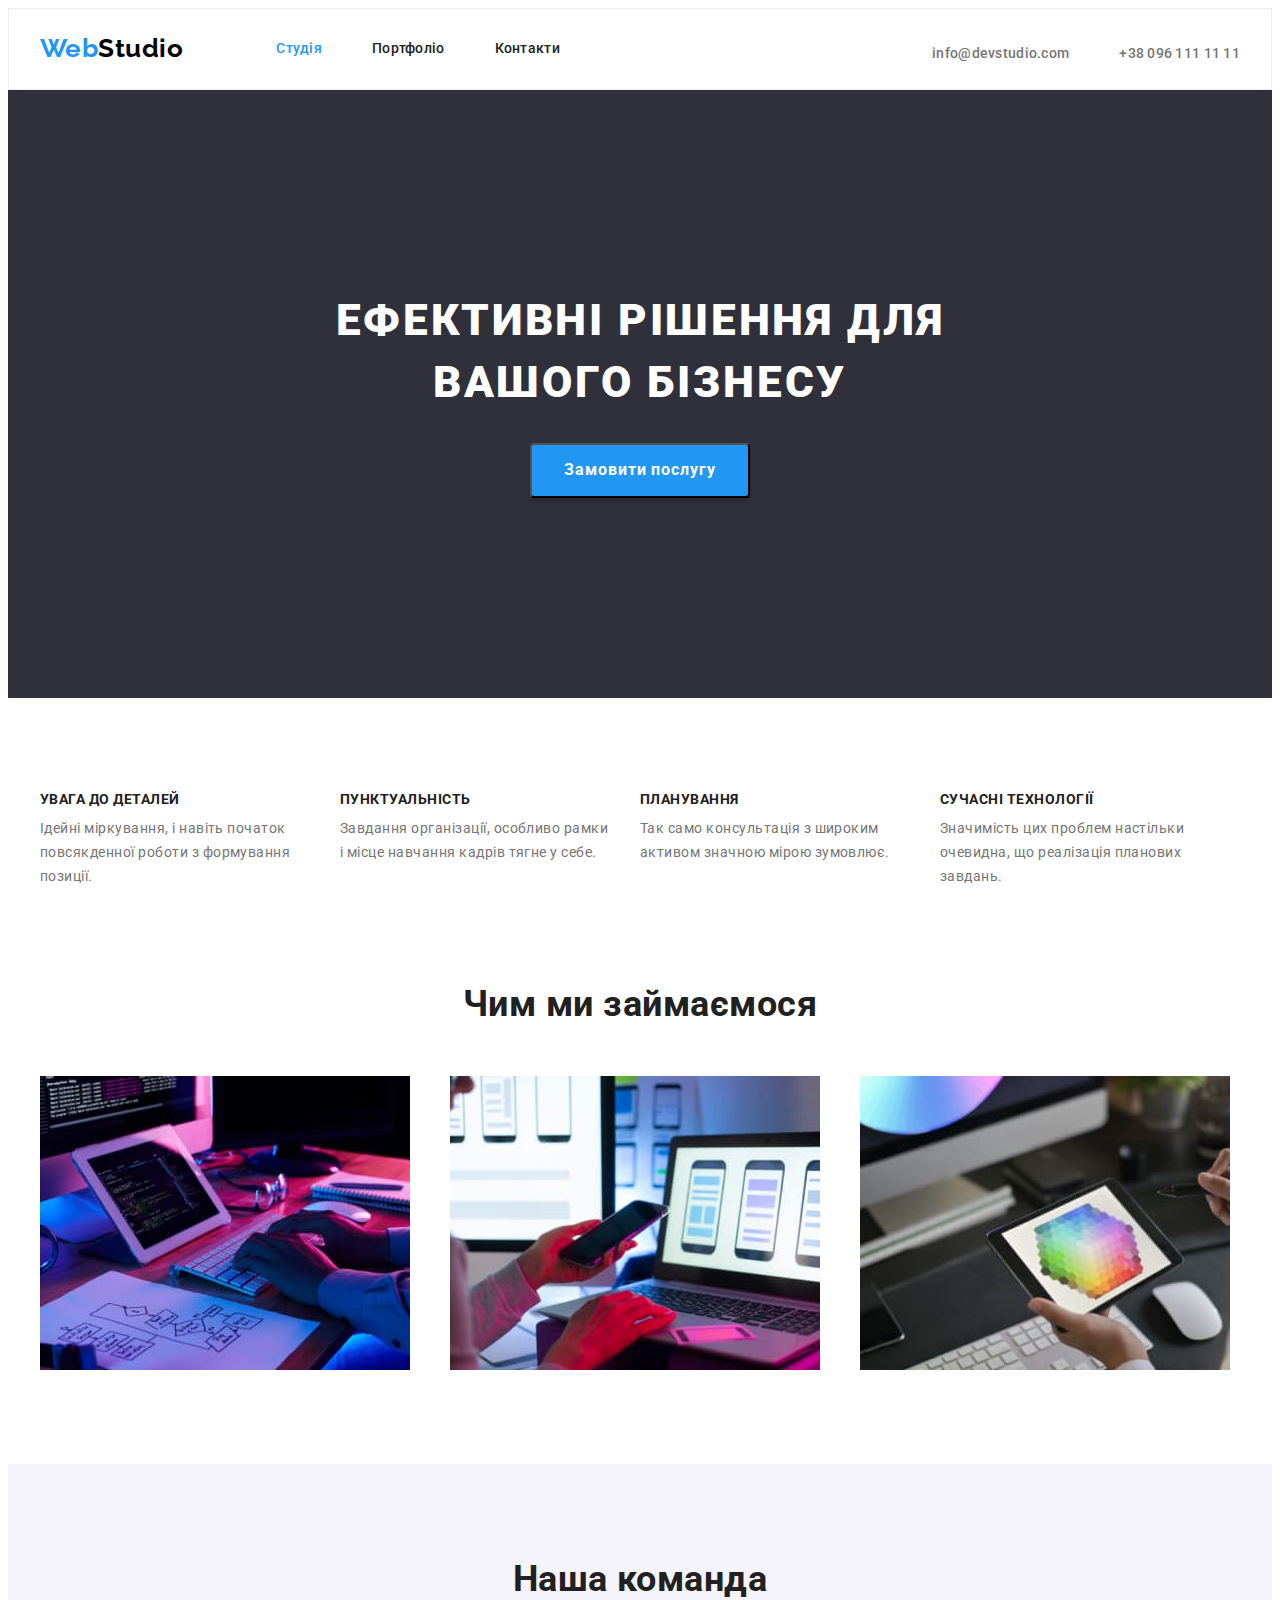
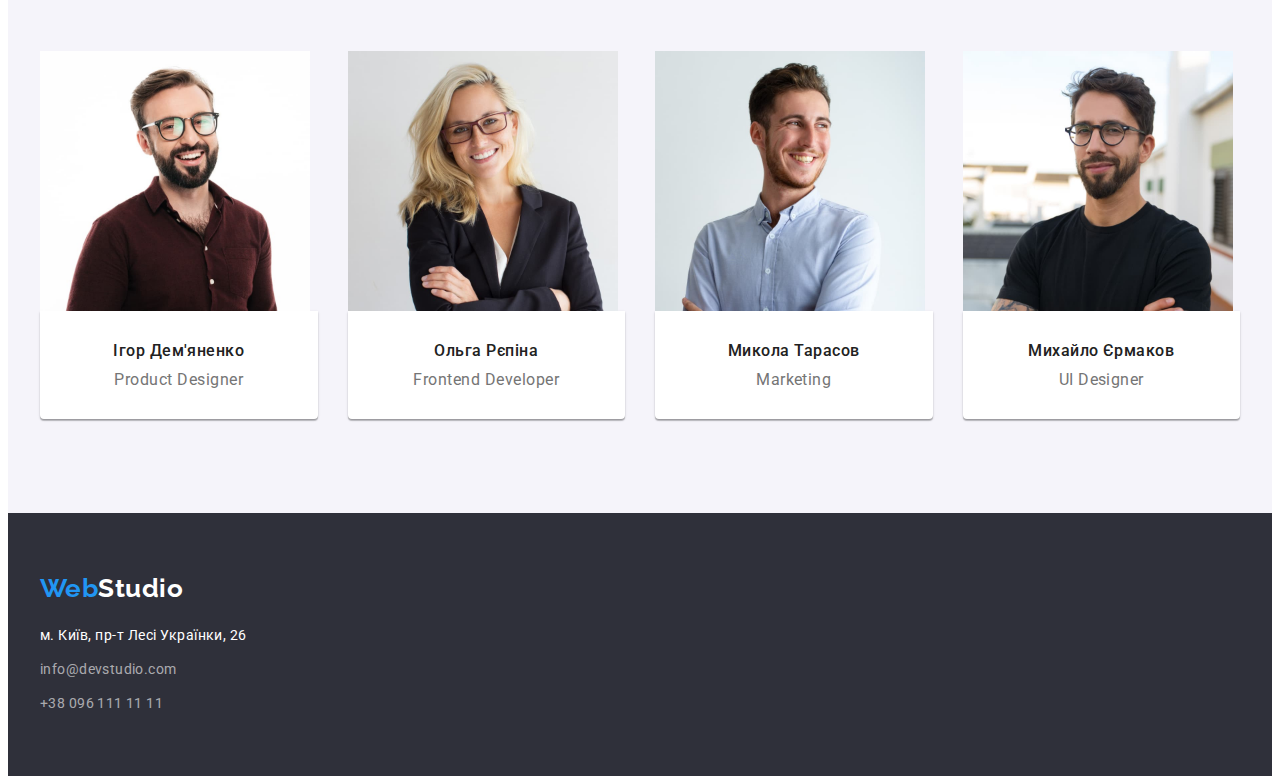
<file: index.html>
<!DOCTYPE html>
<html lang="uk">
  <head>
    <meta charset="UTF-8" />
    <meta http-equiv="X-UA-Compatible" content="IE=edge" />
    <meta name="viewport" content="width=device-width, initial-scale=1.0" />
    <link
      href="https://fonts.googleapis.com/css2?family=Raleway:wght@700&family=Roboto:wght@400;500;700;900&display=swap"
      rel="stylesheet"
    />
    <link
      rel="stylesheet"
      href="https://cdnjs.cloudflare.com/ajax/libs/modern-normalize/1.1.0/modern-normalize.min.css"
      integrity="sha512-wpPYUAdjBVSE4KJnH1VR1HeZfpl1ub8YT/NKx4PuQ5NmX2tKuGu6U/JRp5y+Y8XG2tV+wKQpNHVUX03MfMFn9Q=="
      crossorigin="anonymous"
      referrerpolicy="no-referrer"
    />
    <link rel="stylesheet" href="./css/style.css" />
    <title>goit-markup-hw-02</title>
  </head>
  <body>
    <!-- Шапка сайту -->
    <header class="header-page">
      <div class="container header-content">
        <nav class="header-nav">
          <a href="./index.html" class="link logo"
            ><span class="blue-text">Web</span><span class="black-text">Studio</span></a
          >
          <ul class="site-nav list">
            <li class="header-item"><a href="" class="link current">Студія</a></li>
            <li class="header-item"><a href="./portfolio.html" class="link">Портфоліо</a></li>
            <li class="header-item"><a href="" class="link">Контакти</a></li>
          </ul>
        </nav>
        <ul class="tel-mail list">
          <li class="header-item">
            <a href="mailto:info@devstudio.com" class="link">info@devstudio.com</a>
          </li>
          <li class="header-item">
            <a href="tel:+380961111111" class="link">+38 096 111 11 11</a>
          </li>
        </ul>
      </div>
    </header>
    <main>
      <!-- Герой -->
      <section class="hero">
        <div class="container">
          <h1 class="hero-title">
            Ефективні рішення для<br />
            вашого бізнесу
          </h1>
          <button type="button" class="btn btn-hero">Замовити послугу</button>
        </div>
      </section>
      <!-- Особливості -->
      <section class="section features">
        <div class="container">
          <h2 hidden class="section-title">Особливості компанії</h2>
          <ul class="list features">
            <li class="features-item">
              <h3 class="title">УВАГА ДО ДЕТАЛЕЙ</h3>
              <p class="description-text">
                Ідейні міркування, і навіть початок повсякденної роботи з формування позиції.
              </p>
            </li>
            <li class="features-item">
              <h3 class="title">ПУНКТУАЛЬНІСТЬ</h3>
              <p class="description-text">
                Завдання організації, особливо рамки і місце навчання кадрів тягне у себе.
              </p>
            </li>
            <li class="features-item">
              <h3 class="title">ПЛАНУВАННЯ</h3>
              <p class="description-text">
                Так само консультація з широким активом значною мірою зумовлює.
              </p>
            </li>
            <li class="features-item">
              <h3 class="title">СУЧАСНІ ТЕХНОЛОГІЇ</h3>
              <p class="description-text">
                Значимість цих проблем настільки очевидна, що реалізація планових завдань.
              </p>
            </li>
          </ul>
        </div>
      </section>
      <!-- Наша робота -->
      <section class="section-work">
        <div class="container">
          <h2 class="section-title work">Чим ми займаємося</h2>
          <ul class="work list">
            <li class="work-item">
              <img
                src="./images/box_1.jpg"
                alt="Чоловік сидитись за комп'ютером ,за допомогою кодування він відтворює макет що лежить у нього на робочому столі"
                width="370"
                height="294"
                class="work-photo"
              />
            </li>
            <li class="work-item">
              <img
                src="./images/box_2.jpg"
                alt="Жінка сидить за комп'ютером та в одній руці тримає телефон,на комп'ютері зображені три телефона на екранах яких: три різних позиціонування блоків"
                width="370"
                height="294"
                class="work-photo"
              />
            </li>
            <li class="work-item">
              <img
                src="./images/box_3.jpg"
                alt="Планшет в руці,на екрані планшету зображена палітра кольорів"
                width="370"
                height="294"
                class="work-photo"
              />
            </li>
          </ul>
        </div>
      </section>
      <!-- Наша команда -->
      <section class="variable-section">
        <div class="container">
          <h2 class="section-title team">Наша команда</h2>
          <ul class="team-roster list">
            <li class="team-item">
              <img
                src="./images/img1.jpg"
                alt="Фотопортрет команди"
                width="270"
                height="260"
                class="person-photo"
              />
              <div class="team-frame">
                <h3 class="title-person">Ігор Дем'яненко</h3>
                <p class="qualification">Product Designer</p>
              </div>
            </li>
            <li class="team-item">
              <img
                src="./images/img2.jpg"
                alt="Фотопортрет команди"
                width="270"
                height="260"
                class="person-photo"
              />
              <div class="team-frame">
                <h3 class="title-person">Ольга Рєпіна</h3>
                <p class="qualification">Frontend Developer</p>
              </div>
            </li>
            <li class="team-item">
              <img
                src="./images/img3.jpg"
                alt="Фотопортрет команди"
                width="270"
                height="260"
                class="person-photo"
              />
              <div class="team-frame">
                <h3 class="title-person">Микола Тарасов</h3>
                <p class="qualification">Marketing</p>
              </div>
            </li>
            <li class="team-item">
              <img
                src="./images/img4.jpg"
                alt="Фотопортрет команди"
                width="270"
                height="260"
                class="person-photo"
              />
              <div class="team-frame">
                <h3 class="title-person">Михайло Єрмаков</h3>
                <p class="qualification">UI Designer</p>
              </div>
            </li>
          </ul>
        </div>
      </section>
    </main>
    <!-- Футер -->
    <footer class="footer">
      <div class="container footer-box">
        <a href="/" class="link"
          ><span class="blue-text">Web</span><span class="white-text">Studio</span></a
        >
        <address class="address-view">
          м. Київ, пр-т Лесі Українки, 26
          <ul class="tel-mail list">
            <li>
              <a href="mailto:info@devstudio.com" class="link">info@devstudio.com</a>
            </li>
            <li class="contacts"><a href="tel:+380961111111" class="link">+38 096 111 11 11</a></li>
          </ul>
        </address>
      </div>
    </footer>
  </body>
</html>
</file>
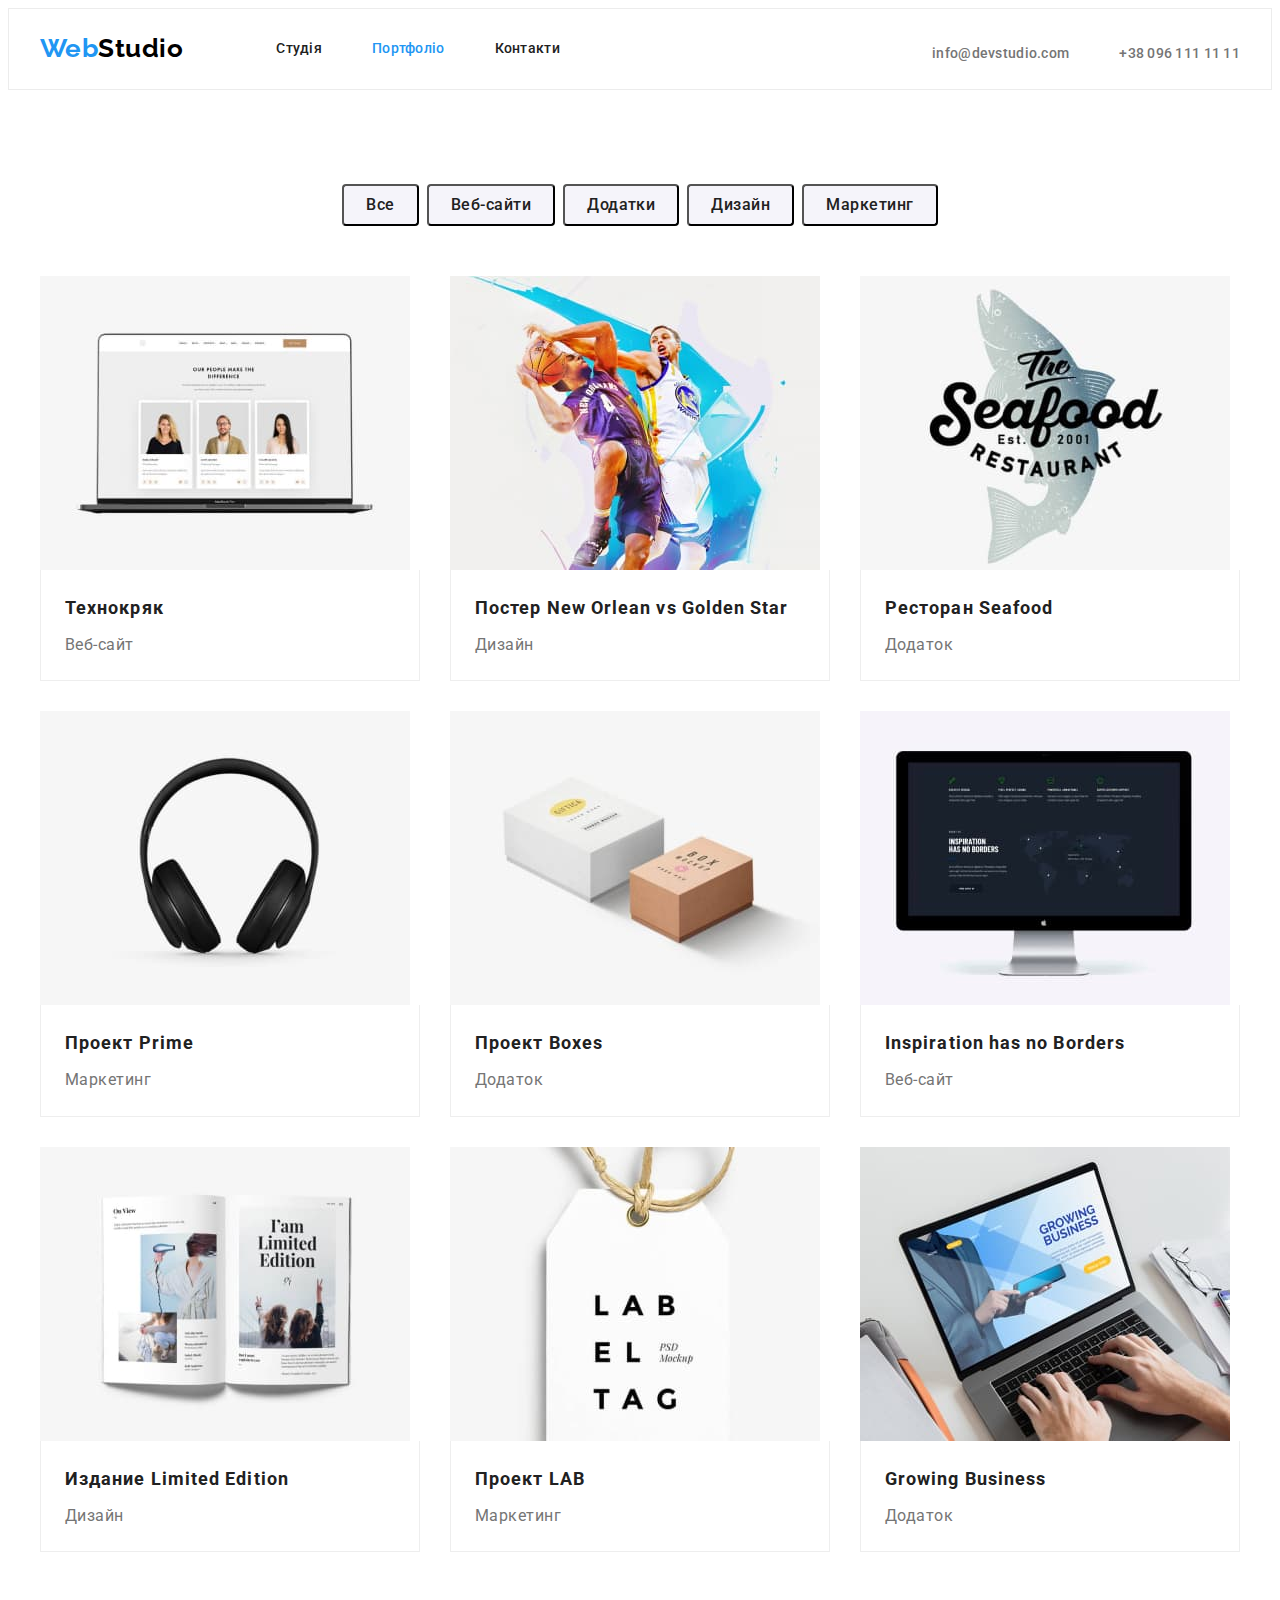
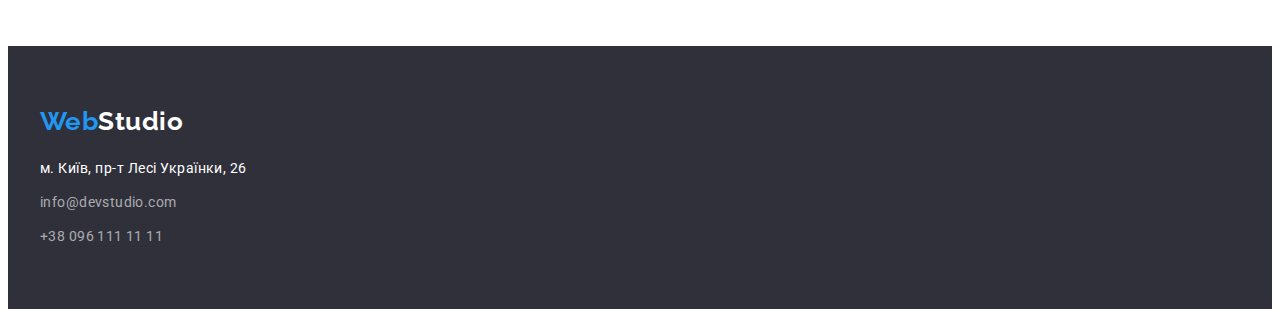
<file: portfolio.html>
<!DOCTYPE html>
<html lang="uk">
  <head>
    <meta charset="UTF-8" />
    <meta http-equiv="X-UA-Compatible" content="IE=edge" />
    <meta name="viewport" content="width=device-width, initial-scale=1.0" />
    <link
      href="https://fonts.googleapis.com/css2?family=Raleway:wght@700&family=Roboto:wght@400;500;700;900&display=swap"
      rel="stylesheet"
    />
    <link
      rel="stylesheet"
      href="https://cdnjs.cloudflare.com/ajax/libs/modern-normalize/1.1.0/modern-normalize.min.css"
      integrity="sha512-wpPYUAdjBVSE4KJnH1VR1HeZfpl1ub8YT/NKx4PuQ5NmX2tKuGu6U/JRp5y+Y8XG2tV+wKQpNHVUX03MfMFn9Q=="
      crossorigin="anonymous"
      referrerpolicy="no-referrer"
    />
    <link rel="stylesheet" href="./css/style.css" />
    <title>goit-markup-hw-02</title>
  </head>
  <body>
    <!-- Шапка сайту -->
    <header class="header-page">
      <div class="container header-content">
        <nav class="header-nav">
          <a href="./index.html" class="link logo"
            ><span class="blue-text">Web</span><span class="black-text">Studio</span></a
          >

          <ul class="site-nav list">
            <li class="header-item"><a href="./index.html" class="link">Студія</a></li>
            <li class="header-item">
              <a href="./portfolio.html" class="link current">Портфоліо</a>
            </li>
            <li class="header-item"><a href="" class="link">Контакти</a></li>
          </ul>
        </nav>
        <ul class="tel-mail list">
          <li class="header-item">
            <a href="mailto:info@devstudio.com" class="link">info@devstudio.com</a>
          </li>
          <li class="header-item">
            <a href="tel:+380961111111" class="link">+38 096 111 11 11</a>
          </li>
        </ul>
      </div>
    </header>
    <main>
      <section class="portfolio container">
        <h1 hidden>Наші розробки</h1>
        <ul class="but list">
          <li class="but-item"><button type="button" class="btn btn-item">Все</button></li>
          <li class="but-item"><button type="button" class="btn btn-item">Веб-сайти</button></li>
          <li class="but-item"><button type="button" class="btn btn-item">Додатки</button></li>
          <li class="but-item"><button type="button" class="btn btn-item">Дизайн</button></li>
          <li class="but-item"><button type="button" class="btn btn-item">Маркетинг</button></li>
        </ul>
        <ul class="development list">
          <li class="development-item">
            <a href="/" class="link"
              ><img
                src="./images/img5.jpg"
                alt="Комп'ютер на якому зображено сайт з фотографіями людей"
                width="370"
                height="294"
                class="development-photo"
              />
              <div class="development-about">
                <h2 class="title-project">Технокряк</h2>
                <p class="sort-project">Веб-сайт</p>
              </div>
            </a>
          </li>
          <li class="development-item">
            <a href="/" class="link"
              ><img
                src="./images/img6.jpg"
                alt="Два баскетболіста,один в одного намагаються забрати м'яч"
                width="370"
                height="294"
                class="development-photo"
              />
              <div class="development-about">
                <h2 class="title-project">Постер New Orlean vs Golden Star</h2>
                <p class="sort-project">Дизайн</p>
              </div>
            </a>
          </li>
          <li class="development-item">
            <a href="/" class="link"
              ><img
                src="./images/img7.jpg"
                alt="Логотип ресторану морської їжі"
                width="370"
                height="294"
                class="development-photo"
              />
              <div class="development-about">
                <h2 class="title-project">Ресторан Seafood</h2>
                <p class="sort-project">Додаток</p>
              </div>
            </a>
          </li>
          <li class="development-item">
            <a href="/" class="link"
              ><img
                src="./images/img8.jpg"
                alt="Навушники"
                width="370"
                height="294"
                class="development-photo"
              />
              <div class="development-about">
                <h2 class="title-project">Проект Prime</h2>
                <p class="sort-project">Маркетинг</p>
              </div>
            </a>
          </li>
          <li class="development-item">
            <a href="/" class="link"
              ><img
                src="./images/img9.jpg"
                alt="Дві коробки"
                width="370"
                height="294"
                class="development-photo"
              />
              <div class="development-about">
                <h2 class="title-project">Проект Boxes</h2>
                <p class="sort-project">Додаток</p>
              </div>
            </a>
          </li>
          <li class="development-item">
            <a href="/" class="link"
              ><img
                src="./images/img10.jpg"
                alt="Екран комп'ютера Епл"
                width="370"
                height="294"
                class="development-photo"
              />
              <div class="development-about">
                <h2 class="title-project">Inspiration has no Borders</h2>
                <p class="sort-project">Веб-сайт</p>
              </div>
            </a>
          </li>
          <li class="development-item">
            <a href="/" class="link"
              ><img
                src="./images/img11.jpg"
                alt="Розгорнута книга"
                width="370"
                height="294"
                class="development-photo"
              />
              <div class="development-about">
                <h2 class="title-project">Издание Limited Edition</h2>
                <p class="sort-project">Дизайн</p>
              </div>
            </a>
          </li>
          <li class="development-item">
            <a href="/" class="link"
              ><img
                src="./images/img12.jpg"
                alt="Етикетка з надписом бренду"
                width="370"
                height="294"
                class="development-photo"
              />
              <div class="development-about">
                <h2 class="title-project">Проект LAB</h2>
                <p class="sort-project">Маркетинг</p>
              </div>
            </a>
          </li>
          <li class="development-item">
            <a href="/" class="link"
              ><img
                src="./images/img13.jpg"
                alt="Руки людини на клавіатурі ноутбука"
                width="370"
                height="294"
                class="development-photo"
              />
              <div class="development-about">
                <h2 class="title-project">Growing Business</h2>
                <p class="sort-project">Додаток</p>
              </div>
            </a>
          </li>
        </ul>
      </section>
    </main>
    <!-- Футер -->
    <footer class="footer">
      <div class="container footer-box">
        <a href="/" class="link"
          ><span class="blue-text">Web</span><span class="white-text">Studio</span></a
        >
        <address class="address-view">
          м. Київ, пр-т Лесі Українки, 26
          <ul class="tel-mail list">
            <li><a href="mailto:info@devstudio.com" class="link mail">info@devstudio.com</a></li>
            <li class="contacts">
              <a href="tel:+380961111111" class="link tel">+38 096 111 11 11</a>
            </li>
          </ul>
        </address>
      </div>
    </footer>
  </body>
</html>
</file>
<file: css/style.css>
/* Головний колір тексту  #757575 */
/* Другорядний колір тексту #212121 */
/* Білий #FFFFFF */
/* Акцент #2196F3 */
/* Другорядний колір фону #F5F4FA */

:root {
  --main-text-color: #757575;
  --secondary-text-color: #212121;
  --accent-color: #2196f3;
  --main-bg-color: #ffffff;
  --secondary-bg-color: #f5f4fa;
}

body {
  background: var(--main-bg-color);
  color: var(--main-text-color);
  font-family: 'Roboto', sans-serif;
  letter-spacing: 0.03em;
}

.list {
  list-style: none;
  padding: 0;
  margin: 0;
}

h1,
h2,
h3,
h4,
p {
  margin-top: 0;
  margin-bottom: 0;
}

.container {
  width: 1200px;
  padding-left: 15px;
  padding-right: 15px;
  margin: 0 auto;
}

.header-page {
  border: 1px solid #ececec;
  border-bottom: 1px solid #ececec;
}

.link.logo {
  padding-top: 24px;
  padding-bottom: 25px;
  margin-right: 93px;
}

.header-nav {
  display: flex;
}

.header-content {
  display: flex;
  align-items: center;
}

.site-nav {
  display: flex;
}

.header-page .tel-mail {
  display: flex;
  margin-left: auto;
}

.header-item:not(:last-child) {
  margin-right: 50px;
}

.link {
  text-decoration: none;
}

/*-----------------                   --------------*/
/*----------------- Logo and Site nav --------------*/
/*-----------------                  --------------*/

/* Colors for span */
.blue-text {
  color: #2196f3;
  font-family: 'Raleway', sans-serif;
  font-weight: 700;
  font-size: 26px;
  line-height: 1.2;
}

.black-text {
  color: #000000;
  font-family: 'Raleway', sans-serif;
  font-weight: 700;
  font-size: 26px;
  line-height: 1.2;
}

.white-text {
  color: #ffffff;
  font-family: 'Raleway', sans-serif;
  font-weight: 700;
  font-size: 26px;
  line-height: 1.2;
}

.site-nav .link {
  display: block;
  padding-top: 32px;
  padding-bottom: 32px;

  color: var(--secondary-text-color);
  font-weight: 500;
  font-size: 14px;
  line-height: 1.1;
  letter-spacing: 0.02em;
}
.site-nav .link:hover,
.site-nav .link:focus {
  color: var(--accent-color);
}
.site-nav .link.current {
  color: var(--accent-color);
}

.tel-mail .link {
  display: block;

  color: var(--main-text-color);
  font-weight: 500;
  font-size: 14px;
  line-height: 1.1;
  letter-spacing: 0.02em;
}

.tel-mail .link:hover,
.tel-mail .link:focus {
  color: var(--accent-color);
}

address .tel-mail .link {
  color: rgba(255, 255, 255, 0.6);
  font-style: normal;
  font-weight: 400;
  font-size: 14px;
  line-height: 1.7;
  letter-spacing: 0.03em;
}
/*-----------------                   --------------*/
/*-----------------      HERO        --------------*/
/*-----------------                 --------------*/
.hero {
  background-color: #2f303a;
  text-align: center;
  padding-top: 200px;
  padding-bottom: 200px;
}

.hero-title {
  margin: 0 auto 30px;
}

.hero .hero-title {
  color: #ffffff;
  font-weight: 900;
  font-size: 44px;
  line-height: 1.4;

  letter-spacing: 0.06em;
  text-transform: uppercase;
}

.btn.btn-hero {
  min-width: 216px;
  box-shadow: 0px 4px 4px rgba(0, 0, 0, 0.15);
  border-radius: 4px;
  padding: 10px 32px;
}

.btn {
  background-color: var(--accent-color);
  color: #ffffff;
  font-family: inherit;
  font-weight: 700;
  font-size: 16px;
  line-height: 1.9;
  text-align: center;
  letter-spacing: 0.06em;
  cursor: pointer;
}

.btn:hover,
.btn:focus {
  background-color: #188ce8;
}

/*-----------------                   --------------*/
/*-----------------   SECTIONS       --------------*/
/*-----------------                  --------------*/

.section.features {
  padding-top: 94px;
  padding-bottom: 94px;
}

.list.features {
  display: flex;
}

.features-item {
  width: 270px;
}

.features-item:not(:last-child) {
  margin-right: 30px;
}

.section-work {
  padding-bottom: 94px;
}

.section-title {
  color: var(--secondary-text-color);
  font-weight: 700;
  font-size: 36px;
  line-height: 1.2;
  text-align: center;
}

.section-title.work {
  margin-bottom: 50px;
}

.work.list {
  display: flex;
}

.work-photo {
  display: block;
}

.work-item {
  width: calc((100% - 60px) / 3);
}

.work-item:not(:last-child) {
  margin-right: 30px;
}

.title {
  margin-bottom: 10px;

  color: var(--secondary-text-color);
  font-weight: 700;
  font-size: 14px;
  line-height: 1.1;
  text-transform: uppercase;
}

.team {
  margin-bottom: 50px;
}

.team-roster {
  display: flex;
  flex-wrap: wrap;
}

.team-item {
  width: calc((100% - 90px) / 4);
}

.team-item:not(:last-child) {
  margin-right: 30px;
}

.team-frame {
  padding-top: 30px;
  padding-bottom: 30px;
  background: #ffffff;
  box-shadow: 0px 1px 3px rgba(0, 0, 0, 0.12), 0px 1px 1px rgba(0, 0, 0, 0.14),
    0px 2px 1px rgba(0, 0, 0, 0.2);
  border-radius: 0px 0px 4px 4px;
}

.title-person {
  margin-bottom: 10px;

  color: var(--secondary-text-color);
  font-weight: 500;
  font-size: 16px;
  line-height: 1.2;
  text-align: center;
}

.person-photo {
  display: block;
}

.description-text {
  font-weight: 400;
  font-size: 14px;
  line-height: 1.7;
}

.qualification {
  font-weight: 400;
  font-size: 16px;
  line-height: 1.2;
  text-align: center;
}

.variable-section {
  background-color: var(--secondary-bg-color);
  padding-top: 94px;
  padding-bottom: 94px;
}

/*-----------------                   --------------*/
/*-----------------       Footer     --------------*/
/*-----------------                  --------------*/
.footer {
  background-color: #2f303a;
  padding-top: 60px;
  padding-bottom: 60px;
}

.address-view {
  margin-top: 20px;

  color: #ffffff;
  font-style: normal;
  font-weight: 400;
  font-size: 14px;
  line-height: 1.7;
}

.tel-mail.list {
  margin-top: 10px;
}

.contacts {
  margin-top: 10px;
}

/*                      */
/* Second page of Site */
/*                    */
.portfolio {
  padding-top: 94px;
  padding-bottom: 94px;
}

.development.list {
  display: flex;
  flex-wrap: wrap;
}

.development-item {
  width: calc((100% - 60px) / 3);
  margin-right: 30px;
  margin-bottom: 30px;
  /* width: 370px;
  margin-right: 30px;
  margin-bottom: 30px; */
  background: #ffffff;
}

.development-item:nth-child(3n) {
  margin-right: 0;
}

.development-item:nth-last-child(-n + 3) {
  margin-bottom: 0;
}

.title-project {
  color: var(--secondary-text-color);
  font-weight: 700;
  font-size: 18px;
  line-height: 2;
  letter-spacing: 0.06em;
}

.sort-project {
  margin-top: 4px;

  color: var(--main-text-color);
  font-weight: 400;
  font-size: 16px;
  line-height: 1.9;
}

.development-photo {
  display: block;
}

.development-about {
  padding: 20px 24px;
  border-right: 1px solid #eeeeee;
  border-left: 1px solid #eeeeee;
  border-bottom: 1px solid #eeeeee;
}

.but.list {
  margin-bottom: 50px;

  display: flex;
  justify-content: center;
}

.but-item:not(:last-child) {
  margin-right: 8px;
}

.list .btn-item {
  padding: 6px 22px;
  border-radius: 4px;

  background-color: var(--secondary-bg-color);
  color: var(--secondary-text-color);
}

.list .btn-item:hover,
.list .btn-item:focus {
  box-shadow: 0px 3px 1px rgba(0, 0, 0, 0.1), 0px 1px 2px rgba(0, 0, 0, 0.08),
    0px 2px 2px rgba(0, 0, 0, 0.12);

  background-color: var(--accent-color);
  color: #ffffff;
}

.portfolio .btn-item {
  font-family: inherit;
  font-weight: 500;
  font-size: 16px;
  line-height: 1.6;
  text-align: center;
  letter-spacing: 0.03em;
}
</file>
